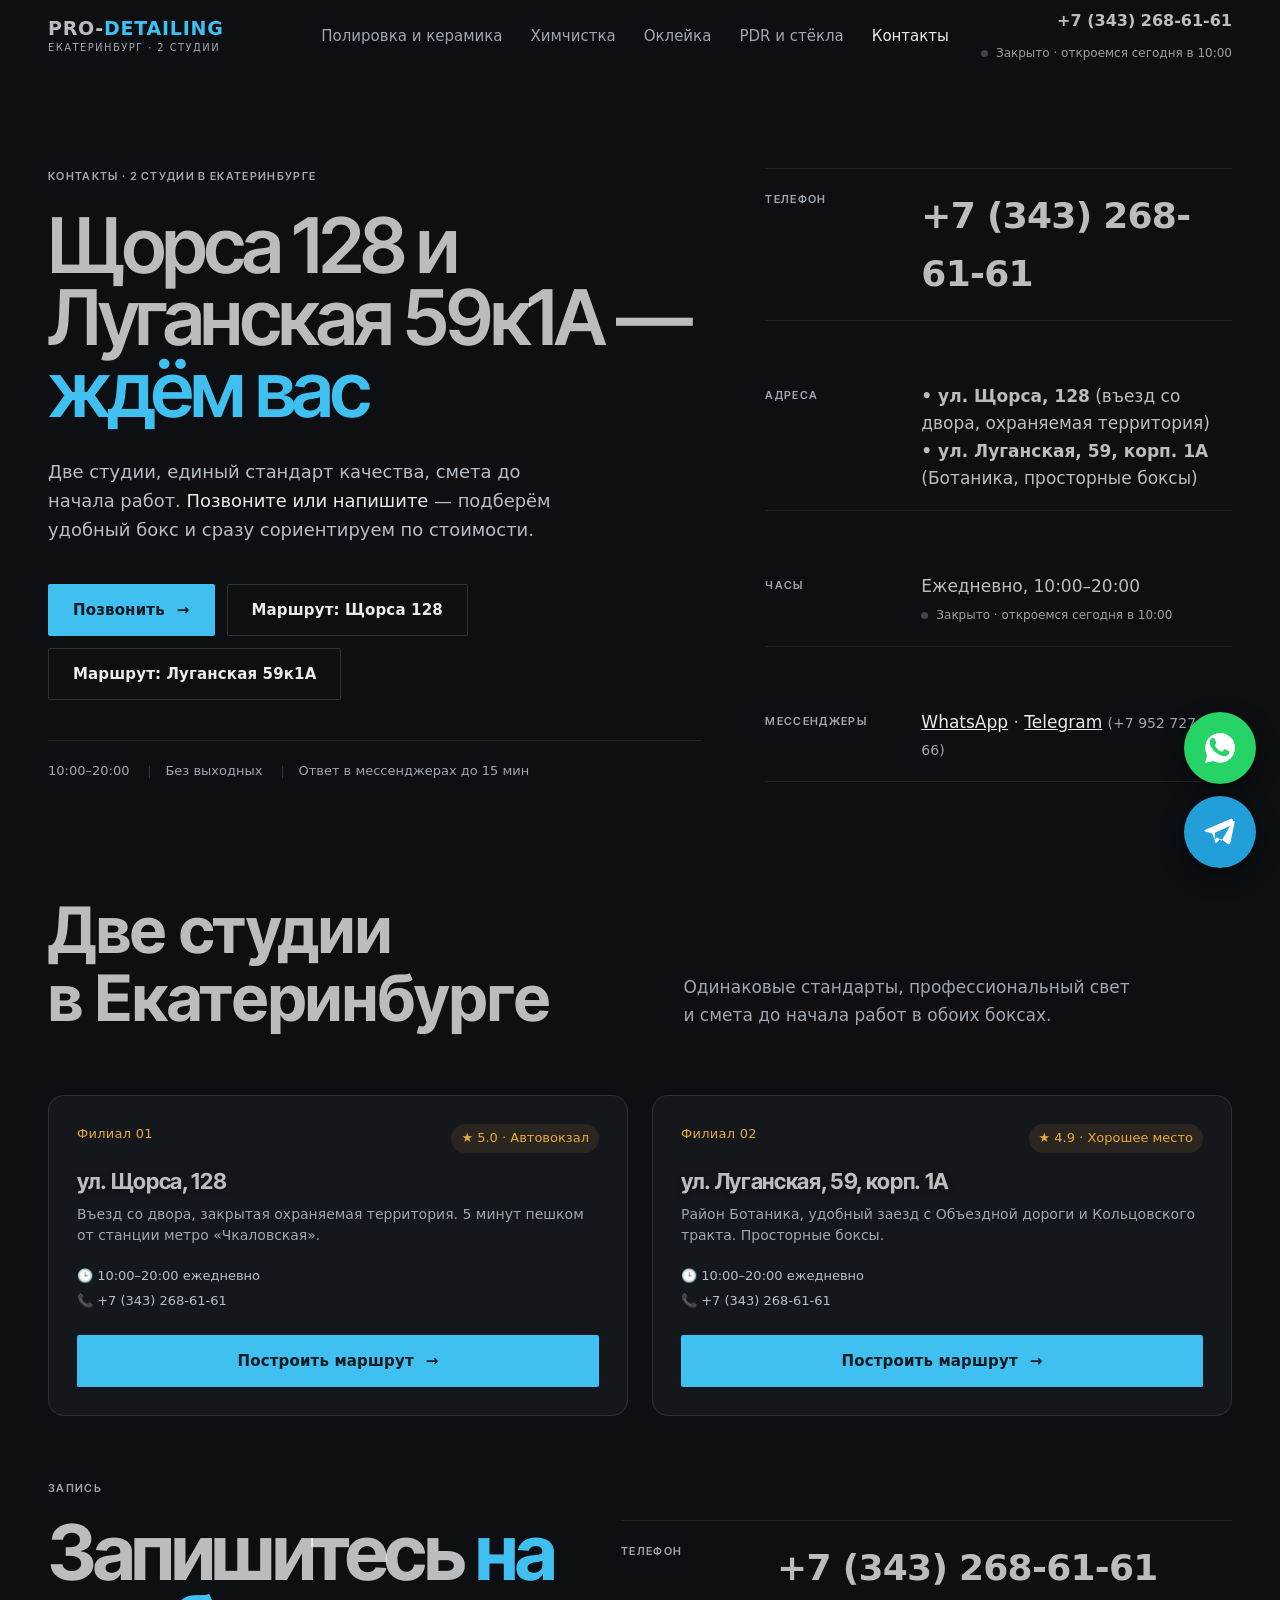
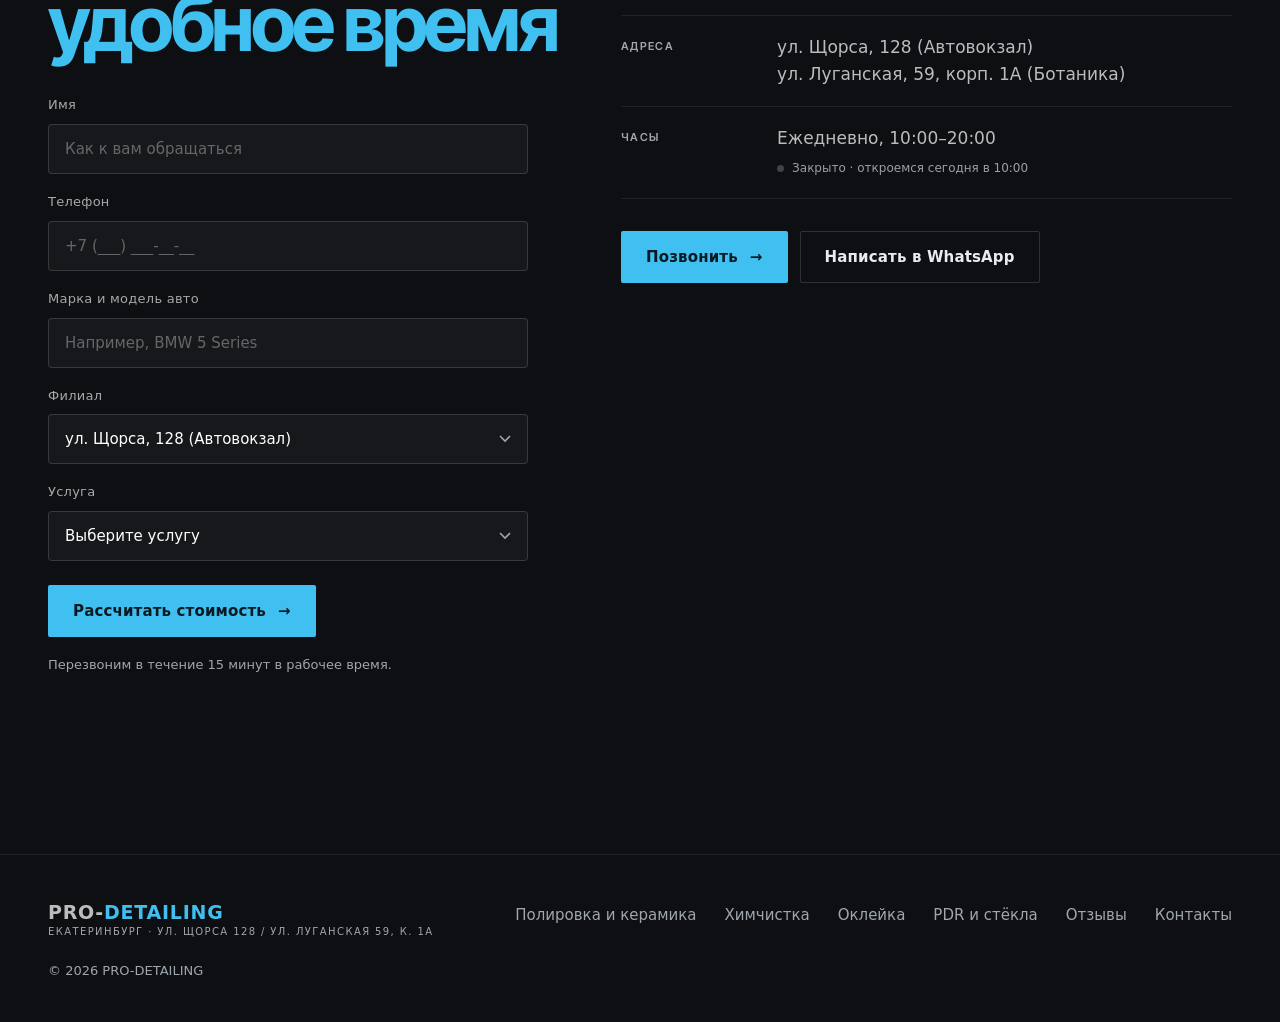
<file: kontakty.html>
<!DOCTYPE html>
<html lang="ru">
<head>
<meta charset="UTF-8">
<meta name="viewport" content="width=device-width, initial-scale=1, viewport-fit=cover">
<title>Контакты — ул. Щорса 128 | PRO-DETAILING Екатеринбург</title>
<meta name="description" content="PRO-DETAILING в Екатеринбурге: ул. Щорса, 128. Телефон +7 (343) 268-61-61. Ежедневно 10:00–20:00. Запись на полировку, керамику, химчистку, оклейку и PDR.">
<meta name="theme-color" content="#0D0F12">
<meta property="og:type" content="website">
<meta property="og:title" content="Контакты PRO-DETAILING — Екатеринбург, ул. Щорса 128">
<meta property="og:description" content="Телефон +7 (343) 268-61-61. Ежедневно 10:00–20:00. Смета до начала работ.">
<meta property="og:image" content="assets/logo.png">
<link rel="icon" href="assets/logo.png">

<link rel="preconnect" href="https://fonts.googleapis.com">
<link rel="preconnect" href="https://fonts.gstatic.com" crossorigin>
<link href="https://fonts.googleapis.com/css2?family=Inter+Tight:wght@400;500;600;700&family=IBM+Plex+Mono:wght@400;500&display=swap" rel="stylesheet">
<link rel="preconnect" href="https://images.unsplash.com">
<link rel="stylesheet" href="assets/style.css">

<script type="application/ld+json">
{
  "@context": "https://schema.org",
  "@type": "AutoWash",
  "name": "PRO-DETAILING",
  "telephone": "+73432686161",
  "address": {
    "@type": "PostalAddress",
    "streetAddress": "ул. Щорса, 128 / ул. Луганская, 59, корп. 1А",
    "addressLocality": "Екатеринбург",
    "addressCountry": "RU"
  },
  "openingHoursSpecification": [{
    "@type": "OpeningHoursSpecification",
    "dayOfWeek": ["Monday","Tuesday","Wednesday","Thursday","Friday","Saturday","Sunday"],
    "opens": "10:00",
    "closes": "20:00"
  }],
  "geo": { "@type": "GeoCoordinates", "latitude": 56.7766, "longitude": 60.5912 }
}
</script>
</head>
<body>
<a class="skip" href="#main">Перейти к содержанию</a>

<!-- ===== Шапка ===== -->
<header class="header" id="header">
  <div class="wrap">
    <a href="index.html" class="logo" aria-label="PRO-DETAILING, на главную">
      <b>PRO-<span class="chrome">DETAILING</span></b>
      <small>Екатеринбург · 2 студии</small>
    </a>
    <nav class="nav" aria-label="Основная навигация">
      <a href="keramika.html">Полировка и керамика</a>
      <a href="himchistka.html">Химчистка</a>
      <a href="okleyka.html">Оклейка</a>
      <a href="pdr-stekla.html">PDR и стёкла</a>
      <a href="kontakty.html" aria-current="page">Контакты</a>
    </nav>
    <div class="header-meta">
      <a class="header-phone" href="tel:+73432686161">+7 (343) 268-61-61</a>
      <span class="status" data-status><span class="dot" aria-hidden="true"></span><span data-status-text>10:00–20:00 ежедневно</span></span>
    </div>
    <button class="burger" id="burger" aria-label="Открыть меню" aria-expanded="false" aria-controls="mnav">
      <span></span><span></span>
    </button>
  </div>
</header>

<nav class="mnav" id="mnav" aria-label="Мобильная навигация">
  <a href="keramika.html">Полировка и керамика</a>
  <a href="himchistka.html">Химчистка салона</a>
  <a href="okleyka.html">Оклейка плёнкой</a>
  <a href="pdr-stekla.html">PDR и стёкла</a>
  <a href="kontakty.html" aria-current="page">Контакты</a>
  <p class="mnav-meta">Щорса 128 · Луганская 59к1А · 10:00–20:00 ежедневно</p>
</nav>

<main id="main">

  <!-- ===== Hero ===== -->
  <section class="hero" aria-labelledby="hero-title">
    <div class="wrap">
      <div class="hero-grid hero-grid--top" style="align-items:stretch">
        <div>
          <p class="label reveal"><span class="tick"></span>Контакты · 2 студии в Екатеринбурге</p>
          <h1 id="hero-title" class="reveal" style="margin-top:24px;font-size:clamp(40px,6vw,88px)">Щорса 128 и Луганская 59к1А — <span class="chrome">ждём вас</span></h1>
          <p class="hero-lead reveal">
            Две студии, единый стандарт качества, смета до начала работ.
            <em>Позвоните или напишите</em> — подберём удобный бокс и сразу сориентируем по стоимости.
          </p>
          <div class="hero-cta reveal">
            <a class="btn btn-primary" href="tel:+73432686161">Позвонить <span class="arr" aria-hidden="true">→</span></a>
            <a class="btn btn-ghost" target="_blank" rel="noopener"
               href="https://yandex.ru/maps/?text=%D0%95%D0%BA%D0%B0%D1%82%D0%B5%D1%80%D0%B8%D0%BD%D0%B1%D1%83%D1%80%D0%B3%2C%20%D1%83%D0%BB%D0%B8%D1%86%D0%B0%20%D0%A9%D0%BE%D1%80%D1%81%D0%B0%2C%20128">
               Маршрут: Щорса 128</a>
            <a class="btn btn-ghost" target="_blank" rel="noopener"
               href="https://yandex.ru/maps/?text=%D0%95%D0%BA%D0%B0%D1%82%D0%B5%D1%80%D0%B8%D0%BD%D0%B1%D1%83%D1%80%D0%B3%2C%20%D0%9B%D1%83%D0%B3%D0%B0%D0%BD%D1%81%D0%BA%D0%B0%D1%8F%2C%2059%2C%20%D0%BA%D0%BE%D1%80%D0%BF.%201%D0%90">
               Маршрут: Луганская 59к1А</a>
          </div>
          <div class="hero-facts reveal">
            <span>10:00–20:00</span>
            <span>Без выходных</span>
            <span>Ответ в мессенджерах до 15 мин</span>
          </div>
        </div>

        <div class="c-list reveal" style="margin:0;align-content:space-between">
          <div class="c-row">
            <span class="label">Телефон</span>
            <a class="c-phone" href="tel:+73432686161">+7 (343) 268-61-61</a>
          </div>
          <div class="c-row">
            <span class="label">Адреса</span>
            <span>
              <b>• ул. Щорса, 128</b> (въезд со двора, охраняемая территория)<br>
              <b>• ул. Луганская, 59, корп. 1А</b> (Ботаника, просторные боксы)
            </span>
          </div>
          <div class="c-row">
            <span class="label">Часы</span>
            <span>Ежедневно, 10:00–20:00<br>
              <span class="status" data-status style="margin-top:6px"><span class="dot" aria-hidden="true"></span><span data-status-text>—</span></span>
            </span>
          </div>
          <div class="c-row">
            <span class="label">Мессенджеры</span>
            <span>
              <a href="https://wa.me/79527270666" target="_blank" rel="noopener" style="color:var(--text); text-decoration:underline;">WhatsApp</a> · 
              <a href="https://t.me/" target="_blank" rel="noopener" style="color:var(--text); text-decoration:underline;">Telegram</a>
              <span class="card-meta"> (+7 952 727-06-66)</span>
            </span>
          </div>
        </div>
      </div>
    </div>
  </section>

<!-- ===== Филиалы и локации ===== -->
<section class="section locate" aria-labelledby="map-title">
  <div class="wrap">
    <div class="section-head">
      <div>
        <p class="label reveal"><span class="tick"></span>Локации</p>
        <h2 id="map-title" class="reveal" style="margin-top:20px">Две студии в&nbsp;Екатеринбурге</h2>
      </div>
      <p class="reveal">Одинаковые стандарты, профессиональный свет и&nbsp;смета до&nbsp;начала работ в&nbsp;обоих боксах.</p>
    </div>

    <div class="branches reveal">

      <!-- Филиал 1: Щорса -->
      <article class="card">
        <div class="branch-head">
          <span class="mono">Филиал 01</span>
          <span style="font-size: 13px; color: #E5A93C; background: rgba(229,169,60,0.1); padding: 4px 10px; border-radius: 20px; font-weight: 500;">★ 5.0 · Автовокзал</span>
        </div>
        <h3>ул.&nbsp;Щорса, 128</h3>
        <p class="branch-desc">Въезд со&nbsp;двора, закрытая охраняемая территория. 5&nbsp;минут пешком от&nbsp;станции метро «Чкаловская».</p>
        <div class="branch-info">
          <p>🕒 10:00–20:00 ежедневно</p>
          <p>📞 <a href="tel:+73432686161">+7 (343) 268-61-61</a></p>
        </div>
        <a class="btn btn-primary" target="_blank" rel="noopener"
           href="https://yandex.ru/maps/?text=%D0%95%D0%BA%D0%B0%D1%82%D0%B5%D1%80%D0%B8%D0%BD%D0%B1%D1%83%D1%80%D0%B3%2C%20%D1%83%D0%BB%D0%B8%D1%86%D0%B0%20%D0%A9%D0%BE%D1%80%D1%81%D0%B0%2C%20128">
          Построить маршрут <span class="arr" aria-hidden="true">→</span>
        </a>
      </article>

      <!-- Филиал 2: Луганская -->
      <article class="card">
        <div class="branch-head">
          <span class="mono">Филиал 02</span>
          <span style="font-size: 13px; color: #E5A93C; background: rgba(229,169,60,0.1); padding: 4px 10px; border-radius: 20px; font-weight: 500;">★ 4.9 · Хорошее место</span>
        </div>
        <h3>ул.&nbsp;Луганская, 59, корп.&nbsp;1А</h3>
        <p class="branch-desc">Район Ботаника, удобный заезд с&nbsp;Объездной дороги и&nbsp;Кольцовского тракта. Просторные боксы.</p>
        <div class="branch-info">
          <p>🕒 10:00–20:00 ежедневно</p>
          <p>📞 <a href="tel:+73432686161">+7 (343) 268-61-61</a></p>
        </div>
        <a class="btn btn-primary" target="_blank" rel="noopener"
           href="https://yandex.ru/maps/?text=%D0%95%D0%BA%D0%B0%D1%82%D0%B5%D1%80%D0%B8%D0%BD%D0%B1%D1%83%D1%80%D0%B3%2C%20%D1%83%D0%BB%D0%B8%D1%86%D0%B0%20%D0%9B%D1%83%D0%B3%D0%B0%D0%BD%D1%81%D0%BA%D0%B0%D1%8F%2C%2059%D0%BA1%D0%90">
          Построить маршрут <span class="arr" aria-hidden="true">→</span>
        </a>
      </article>

    </div>
  </div>
</section>
  <!-- ===== Запись ===== -->
  <section class="section contacts" id="form" aria-labelledby="form-title">
    <div class="wrap contacts-grid">
      <div>
        <p class="label reveal"><span class="tick"></span>Запись</p>
        <h2 id="form-title" class="reveal" style="margin-top:20px;font-size:clamp(40px,6vw,84px)">Запишитесь <span class="chrome">на удобное время</span></h2>

        <form class="lead-form reveal" id="lead" action="/api/lead" method="post" novalidate>
          <input type="hidden" name="page" value="kontakty">
          <label class="field">Имя
            <input type="text" name="name" autocomplete="name" required minlength="2" maxlength="60" placeholder="Как к вам обращаться">
          </label>
          <label class="field">Телефон
            <input type="tel" name="phone" autocomplete="tel" inputmode="tel" required placeholder="+7 (___) ___-__-__">
          </label>
          <label class="field">Марка и модель авто
            <input type="text" name="car" required maxlength="80" placeholder="Например, BMW 5 Series">
          </label>
          <label class="field">Филиал
            <select name="branch" required>
              <option value="ул. Щорса, 128">ул. Щорса, 128 (Автовокзал)</option>
              <option value="ул. Луганская, 59, корп. 1А">ул. Луганская, 59, корп. 1А (Ботаника)</option>
            </select>
          </label>
          <label class="field">Услуга
            <select name="service" required>
              <option value="" disabled selected>Выберите услугу</option>
              <option value="Полировка и керамика">Полировка и керамика</option>
              <option value="Химчистка салона">Химчистка салона</option>
              <option value="Оклейка защитной плёнкой">Оклейка защитной плёнкой</option>
              <option value="PDR и ремонт стёкол">PDR и ремонт стёкол</option>
              <option value="Комплексный детейлинг">Комплексный детейлинг</option>
            </select>
          </label>
          <input class="hp" type="text" name="website" tabindex="-1" autocomplete="off" aria-hidden="true">
          <button class="btn btn-primary" type="submit">Рассчитать стоимость <span class="arr" aria-hidden="true">→</span></button>
          <p class="form-note">Перезвоним в течение 15 минут в рабочее время.</p>
          <p class="form-status" role="status" aria-live="polite" data-form-status></p>
        </form>
      </div>

      <div>
        <div class="c-list reveal">
          <div class="c-row">
            <span class="label">Телефон</span>
            <a class="c-phone" href="tel:+73432686161">+7 (343) 268-61-61</a>
          </div>
          <div class="c-row">
            <span class="label">Адреса</span>
            <span>ул. Щорса, 128 (Автовокзал)<br>ул. Луганская, 59, корп. 1А (Ботаника)</span>
          </div>
          <div class="c-row">
            <span class="label">Часы</span>
            <span>Ежедневно, 10:00–20:00<br>
              <span class="status" data-status style="margin-top:6px"><span class="dot" aria-hidden="true"></span><span data-status-text>—</span></span>
            </span>
          </div>
        </div>
        <div class="c-cta reveal">
          <a class="btn btn-primary" href="tel:+73432686161">Позвонить <span class="arr" aria-hidden="true">→</span></a>
          <a class="btn btn-ghost"
             href="https://wa.me/79527270666" target="_blank" rel="noopener">Написать в WhatsApp</a>
        </div>
      </div>
    </div>
  </section>
</main>

<!-- ===== Футер ===== -->
<footer class="footer">
  <div class="wrap">
    <a href="index.html" class="logo" aria-label="PRO-DETAILING, на главную">
      <b>PRO-<span class="chrome">DETAILING</span></b>
      <small>Екатеринбург · ул. Щорса 128 / ул. Луганская 59, к. 1А</small>
    </a>
    <nav aria-label="Навигация в подвале">
      <a href="keramika.html">Полировка и керамика</a>
      <a href="himchistka.html">Химчистка</a>
      <a href="okleyka.html">Оклейка</a>
      <a href="pdr-stekla.html">PDR и стёкла</a>
      <a href="index.html#reviews">Отзывы</a>
      <a href="kontakty.html">Контакты</a>
    </nav>
    <p class="foot-copy">© <span id="year">2026</span> PRO-DETAILING</p>
  </div>
</footer>

<!-- ===== Липкая мобильная панель ===== -->
<div class="mbar" role="region" aria-label="Быстрая связь">
  <span class="status" data-status><span class="dot" aria-hidden="true"></span><span data-status-text>10:00–20:00</span></span>
  <a class="btn btn-primary" href="tel:+73432686161">Позвонить</a>
  <a class="btn btn-ghost" href="#form">Записаться</a>
</div>

<script>
(function () {
  'use strict';

  /* ---- Статус Открыто/Закрыто ---- */
  var OPEN = 10 * 60, CLOSE = 20 * 60;
  function ekbMinutes() {
    var parts = new Intl.DateTimeFormat('ru-RU', {
      timeZone: 'Asia/Yekaterinburg', hour: '2-digit', minute: '2-digit', hour12: false
    }).formatToParts(new Date());
    var h = 0, m = 0;
    parts.forEach(function (p) {
      if (p.type === 'hour') h = parseInt(p.value, 10) % 24;
      if (p.type === 'minute') m = parseInt(p.value, 10);
    });
    return h * 60 + m;
  }
  function updateStatus() {
    var now = ekbMinutes();
    var open = now >= OPEN && now < CLOSE;
    var text;
    if (open) {
      text = (CLOSE - now <= 60) ? 'Открыто · закрываемся в 20:00' : 'Открыто до 20:00';
    } else {
      text = now < OPEN ? 'Закрыто · откроемся сегодня в 10:00' : 'Закрыто · откроемся завтра в 10:00';
    }
    document.querySelectorAll('[data-status]').forEach(function (el) {
      el.classList.toggle('is-open', open);
      var t = el.querySelector('[data-status-text]');
      if (t) t.textContent = text;
    });
  }
  updateStatus();
  setInterval(updateStatus, 60000);

  /* ---- Шапка при скролле ---- */
  var header = document.getElementById('header');
  function onScroll() { header.classList.toggle('is-scrolled', window.scrollY > 8); }
  onScroll();
  window.addEventListener('scroll', onScroll, { passive: true });

  /* ---- Мобильное меню ---- */
  var burger = document.getElementById('burger');
  var mnav = document.getElementById('mnav');
  function setMenu(open) {
    burger.setAttribute('aria-expanded', String(open));
    burger.setAttribute('aria-label', open ? 'Закрыть меню' : 'Открыть меню');
    mnav.classList.toggle('is-open', open);
    document.body.style.overflow = open ? 'hidden' : '';
  }
  burger.addEventListener('click', function () {
    setMenu(burger.getAttribute('aria-expanded') !== 'true');
  });
  mnav.addEventListener('click', function (e) { if (e.target.tagName === 'A') setMenu(false); });
  document.addEventListener('keydown', function (e) {
    if (e.key === 'Escape' && mnav.classList.contains('is-open')) { setMenu(false); burger.focus(); }
  });

  /* ---- Фолбэк битых фото ---- */
  document.querySelectorAll('[data-img] img').forEach(function (img) {
    var box = img.closest('[data-img]');
    function broken() { box.classList.add('is-broken'); }
    if (img.complete && img.naturalWidth === 0) broken();
    img.addEventListener('error', broken);
  });

  /* ---- Появление блоков ---- */
  var targets = document.querySelectorAll('.reveal, .hero-photo');
  if ('IntersectionObserver' in window) {
    var io = new IntersectionObserver(function (entries) {
      entries.forEach(function (en) {
        if (en.isIntersecting) { en.target.classList.add('is-in'); io.unobserve(en.target); }
      });
    }, { rootMargin: '0px 0px -8% 0px', threshold: 0.08 });
    targets.forEach(function (el) { io.observe(el); });
  } else {
    targets.forEach(function (el) { el.classList.add('is-in'); });
  }
    /* ---- Форма заявки ---- */
  var form = document.getElementById('lead');
  if (form) {
    var statusEl = form.querySelector('[data-form-status]');
    form.addEventListener('submit', function (e) {
      e.preventDefault();
      var name = form.elements.name.value.trim();
      var phone = form.elements.phone.value.trim();
      var car = form.elements.car.value.trim();
      var branch = form.elements.branch.value;
      var service = form.elements.service.value;
      form.classList.add('was-validated');
      if (name.length < 2 || phone.replace(/\D/g, '').length < 10 || car.length < 2 || service === '') {
        statusEl.classList.add('is-error');
        statusEl.textContent = 'Заполните имя, телефон, марку авто и выберите услугу.';
        return;
      }
      statusEl.classList.remove('is-error');
      statusEl.textContent = 'Отправляем…';
      var btn = form.querySelector('button[type="submit"]');
      btn.disabled = true;
      fetch(form.action, {
        method: 'POST',
        headers: { 'Content-Type': 'application/json' },
        body: JSON.stringify({
          name: name,
          phone: phone,
          car: car,
          branch: branch,
          service: service,
          page: form.elements.page ? form.elements.page.value : ''
        })
      }).then(function (r) {
        if (!r.ok) throw new Error('bad status');
        statusEl.textContent = 'Заявка принята. Мастер перезвонит в течение 15 минут в рабочее время.';
        form.reset();
      }).catch(function () {
        statusEl.textContent = 'Не отправилось. Позвоните нам: +7 (343) 268-61-61.';
      }).finally(function () {
        btn.disabled = false;
      });
    });
  }

  /* ---- Год ---- */
  var y = document.getElementById('year');
  if (y) y.textContent = new Date().getFullYear();
})();
</script>
  <div class="floating-messengers" aria-label="Быстрая связь в мессенджерах">
    <a class="fm-wa" href="https://wa.me/79527270666" target="_blank" rel="noopener" aria-label="Написать в WhatsApp">
      <svg viewBox="0 0 24 24" fill="currentColor" aria-hidden="true"><path d="M12.04 2C6.58 2 2.13 6.45 2.13 11.91c0 1.75.46 3.45 1.32 4.95L2 22l5.25-1.38a9.9 9.9 0 0 0 4.79 1.22h.01c5.46 0 9.9-4.45 9.9-9.91A9.85 9.85 0 0 0 12.04 2Zm5.8 14.05c-.25.7-1.45 1.33-2 1.38-.51.05-1.15.24-3.87-.81-3.27-1.29-5.34-4.64-5.5-4.85-.16-.22-1.31-1.75-1.31-3.34 0-1.59.83-2.37 1.13-2.7.29-.32.64-.4.85-.4h.61c.2 0 .46-.07.72.55.27.64.91 2.22.99 2.38.08.16.13.35.03.56-.11.22-.16.35-.32.54-.16.19-.34.42-.48.56-.16.16-.33.34-.14.66.19.32.83 1.37 1.79 2.22 1.23 1.1 2.26 1.44 2.58 1.6.32.16.51.13.7-.08.19-.22.8-.94 1.02-1.26.21-.32.43-.27.72-.16.29.1 1.87.88 2.19 1.04.32.16.53.24.61.38.08.13.08.77-.16 1.53Z"/></svg>
    </a>
    <a class="fm-tg" href="https://t.me/+79527270666" target="_blank" rel="noopener" aria-label="Написать в Telegram">
      <svg viewBox="0 0 24 24" fill="currentColor" aria-hidden="true"><path d="M21.94 4.6 18.9 19.16c-.23 1.03-.84 1.28-1.7.8l-4.7-3.47-2.27 2.18c-.25.25-.46.46-.94.46-.47 0-.4-.18-.56-.63L6.99 13.2l-4.66-1.46c-1.01-.31-1.03-1 .21-1.48L19.42 3.2c.83-.31 1.63.19 1.35 1.4h.17ZM8.66 12.53l-.32 4.6 1.63-1.6 3.13 2.31 5.6-9.9-10.04 4.59Z"/></svg>
    </a>
  </div>
</body>
</html>
</file>
<file: assets/style.css>
/* ===== Шрифты ===== */
@font-face{
  font-family:"Garamond Libre";
  src:url("fonts/GaramondLibre-Regular.ttf") format("truetype");
  font-weight:400;font-style:normal;font-display:swap;
}
@font-face{
  font-family:"Garamond Libre";
  src:url("fonts/GaramondLibre-Bold.ttf") format("truetype");
  font-weight:700;font-style:normal;font-display:swap;
}
@font-face{
  font-family:"Garamond Libre";
  src:url("fonts/GaramondLibre-Italic.ttf") format("truetype");
  font-weight:400;font-style:italic;font-display:swap;
}

/* ===== Токены ===== */
:root{
  --bg:#0D0F12;
  --bg-2:#12151A;
  --bg-3:#181C22;
  --line:rgba(255,255,255,.08);
  --line-2:rgba(255,255,255,.14);
  --text:#E9ECEF;
  --muted:#9FA6AE;
   --cyan:#3FC0F0;
  --cyan-ink:#0A1A22;
  /* Хром: только логотип и крупные заголовки */
  --chrome:linear-gradient(176deg,#FFFFFF 0%,#D9DEE4 30%,#8E969F 49%,#5E656D 53%,#C9CFD6 72%,#F2F4F6 100%);
  --sans:"Manrope",system-ui,-apple-system,"Segoe UI",Roboto,sans-serif;
  --display:"Inter Tight",system-ui,-apple-system,"Segoe UI",Roboto,sans-serif;
  --mono:var(--sans);
  --ease:cubic-bezier(.2,.7,.1,1);
  --wrap:1280px;
  --pad:clamp(20px,4vw,48px);
  --header-h:72px;
}

*,*::before,*::after{box-sizing:border-box}
html{scroll-behavior:smooth;-webkit-text-size-adjust:100%}
body{
  margin:0;background:var(--bg);color:var(--text);
  font:400 17px/1.6 var(--sans);color:rgba(255,255,255,.72);
  -webkit-font-smoothing:antialiased;text-rendering:optimizeLegibility;
}
img{display:block;max-width:100%;height:auto}
a{color:inherit;text-decoration:none}
button{font:inherit;color:inherit}
:focus-visible{outline:2px solid var(--cyan);outline-offset:3px;border-radius:2px}

.skip{position:absolute;left:-9999px;top:8px;z-index:200;background:var(--cyan);color:var(--cyan-ink);padding:10px 14px;font-weight:600}
.skip:focus{left:8px}

.wrap{max-width:var(--wrap);margin:0 auto;padding:0 var(--pad)}
.mono{font-family:var(--mono);font-size:13px;letter-spacing:.02em}
.label{font-family:var(--display);font-size:11px;font-weight:600;letter-spacing:.12em;text-transform:uppercase;color:var(--muted);font-variant-numeric:tabular-nums}
/* Линия перед надзаголовком читается как «— ТАРИФЫ»: скрываем */
.label .tick{display:none}

/* Акцентное слово: сплошной цвет вместо фольгированного градиента */
.chrome{color:var(--cyan)}

h1,h2,h3{margin:0;font-family:var(--display);font-weight:700;letter-spacing:-.005em;line-height:1.05}
h2{font-size:clamp(34px,5vw,64px)}
h3{font-size:clamp(22px,2.2vw,30px);letter-spacing:-.015em;line-height:1.15}
p{margin:0}

/* ===== Кнопки ===== */
.btn{
  display:inline-flex;align-items:center;gap:12px;
  height:52px;padding:0 24px;border-radius:2px;
  font-weight:600;font-size:15px;letter-spacing:.01em;
  border:1px solid transparent;cursor:pointer;
  transition:background-color .25s var(--ease),border-color .25s var(--ease),color .25s var(--ease);
}
.btn-primary{background:var(--cyan);color:var(--cyan-ink)}
.btn-primary:hover{background:#4DBDEB}
.btn-ghost{border-color:var(--line-2);color:var(--text)}
.btn-ghost:hover{border-color:var(--text)}
.btn .arr{transition:transform .25s var(--ease)}
.btn:hover .arr{transform:translateX(4px)}

/* ===== Статус ===== */
.status{display:inline-flex;align-items:center;gap:8px;font-size:12px;color:var(--text);opacity:.65;font-variant-numeric:tabular-nums;white-space:nowrap}
.status .dot{width:7px;height:7px;border-radius:50%;background:#5A6068}
.status.is-open .dot{background:var(--cyan)}
.status.is-open{color:var(--text)}

/* ===== Шапка ===== */
.header{
  position:fixed;inset:0 0 auto 0;z-index:100;height:var(--header-h);
  transition:background-color .3s var(--ease),border-color .3s var(--ease);
  border-bottom:1px solid transparent;
}
.header.is-scrolled{background:rgba(13,15,18,.86);backdrop-filter:blur(14px);-webkit-backdrop-filter:blur(14px);border-color:var(--line)}
.header .wrap{height:100%;display:flex;align-items:center;gap:32px}
.logo{display:flex;flex-direction:column;line-height:1}
.logo b{font-weight:700;font-size:19px;letter-spacing:.04em}
.logo b span{font-weight:700}
.logo small{font-size:10px;font-weight:500;letter-spacing:.14em;text-transform:uppercase;color:var(--muted);margin-top:5px}
.nav{display:flex;gap:28px;margin-left:auto}
.nav a{font-size:15px;color:var(--muted);transition:color .2s}
.nav a:hover,.nav a[aria-current="page"]{color:var(--text)}
.header-phone{font-weight:600;font-size:16px;white-space:nowrap}
.header-meta{display:flex;flex-direction:column;align-items:flex-end;gap:10px}
.burger{display:none;margin-left:auto;width:44px;height:44px;border:1px solid var(--line-2);background:none;border-radius:2px;cursor:pointer;position:relative}
.burger span{position:absolute;left:12px;right:12px;height:1px;background:var(--text);transition:transform .3s var(--ease),opacity .2s}
.burger span:nth-child(1){top:17px}
.burger span:nth-child(2){top:26px}
.burger[aria-expanded="true"] span:nth-child(1){transform:translateY(4.5px) rotate(45deg)}
.burger[aria-expanded="true"] span:nth-child(2){transform:translateY(-4.5px) rotate(-45deg)}

.mnav{
  position:fixed;inset:var(--header-h) 0 0 0;z-index:99;background:var(--bg);
  padding:32px var(--pad);display:flex;flex-direction:column;gap:6px;
  opacity:0;visibility:hidden;transition:opacity .3s var(--ease),visibility .3s;
}
.mnav.is-open{opacity:1;visibility:visible}
.mnav a{font-size:30px;font-weight:600;letter-spacing:-.02em;padding:10px 0;border-bottom:1px solid var(--line)}
.mnav .mnav-meta{margin-top:24px;color:var(--muted);font-size:14px;font-variant-numeric:tabular-nums}

/* ===== Hero ===== */
.hero{position:relative;padding:calc(var(--header-h) + clamp(40px,8vw,96px)) 0 0;overflow:hidden}
.hero-grid{display:grid;grid-template-columns:7fr 5fr;gap:clamp(32px,5vw,72px);align-items:end}
.hero h1{font-family:var(--display);font-weight:600;font-size:clamp(52px,8.6vw,128px);line-height:.94;letter-spacing:-.045em}
.hero-lead{margin-top:32px;max-width:520px;font-size:clamp(17px,1.4vw,19px);color:#B7BDC4}
.hero-lead em{font-style:normal;color:var(--text)}
.hero-cta{display:flex;flex-wrap:wrap;gap:12px;margin-top:40px}
.hero-grid--top{align-items:start}
.hero-facts{display:flex;flex-wrap:wrap;gap:10px 20px;margin-top:40px;padding-top:20px;border-top:1px solid var(--line);color:var(--muted);font-size:13px;font-variant-numeric:tabular-nums}
.foot-copy{font-variant-numeric:tabular-nums}
.hero-facts span{position:relative;padding-left:16px}
.hero-facts span::before{content:"";position:absolute;left:0;top:50%;width:1px;height:12px;background:var(--line-2);transform:translateY(-50%)}
.hero-facts span:first-child{padding-left:0}
.hero-facts span:first-child::before{display:none}

.hero-photo{position:relative;aspect-ratio:4/5;max-height:640px;background:var(--bg-2);overflow:hidden}
.hero-photo img{width:100%;height:100%;object-fit:cover;transform:scale(1.04);transition:transform 1.6s var(--ease)}
.hero-photo.is-in img{transform:scale(1)}
.hero-photo::after{content:"";position:absolute;inset:0;background:linear-gradient(to top,rgba(13,15,18,.9) 0%,rgba(13,15,18,.55) 20%,rgba(13,15,18,0) 45%);pointer-events:none}
.hero-photo figcaption{position:absolute;left:20px;bottom:18px;z-index:2;color:#C9CED4}

/* Линейный силуэт + волна (из обложки ВК) */
.lineband{position:relative;margin-top:clamp(32px,4vw,56px);height:clamp(80px,10vw,140px);border-top:1px solid var(--line)}
/* Секция сразу после Hero: не складываем полный отступ с волной */
.hero + .section{padding-top:clamp(48px,6vw,80px)}
.lineband svg{position:absolute;inset:0;width:100%;height:100%}
.lineband .wave path{fill:none;stroke:var(--cyan);stroke-width:1;vector-effect:non-scaling-stroke}

/* ===== Секции ===== */
.section{padding:clamp(80px,11vw,160px) 0}
.section-head{display:grid;grid-template-columns:1.1fr 1fr;gap:32px;align-items:end;align-items:last baseline;margin-bottom:clamp(40px,5vw,64px)}
.section-head p{color:var(--muted);max-width:460px;justify-self:start;margin:0}

/* ===== Bento услуг ===== */
.bento{display:grid;grid-template-columns:2fr 1fr;grid-template-rows:auto auto;gap:16px}
.card{position:relative;display:flex;flex-direction:column;justify-content:flex-end;min-height:340px;background:var(--bg-2);overflow:hidden;isolation:isolate}
.card-main{grid-row:span 2;min-height:clamp(520px,60vw,760px)}
.card-wide{grid-column:1 / -1;min-height:360px;flex-direction:row;align-items:stretch}
.card .media{position:absolute;inset:0;z-index:-1}
.card .media img{width:100%;height:100%;object-fit:cover;transition:transform 1.2s var(--ease)}
.card:hover .media img{transform:scale(1.035)}
.card .media::after{content:"";position:absolute;inset:0;background:linear-gradient(to top,rgba(10,12,16,.96) 0%,rgba(10,12,16,.78) 60%,rgba(10,12,16,.25) 100%)}
.card-body{padding:clamp(24px,3vw,40px);position:relative;z-index:1}
.card .num{font-size:13px;font-weight:500;letter-spacing:.01em}
.card .num .mono{margin-right:6px;opacity:.75}
.card .num,.card h3,.card .card-meta,.card .bullets li,.card .price{text-shadow:0 1px 6px rgba(0,0,0,.45)}
.tiers .badge{position:absolute;top:16px;right:16px;z-index:2;font-size:11px;font-weight:700;letter-spacing:.06em;text-transform:uppercase;color:#04111A;background:#3FC0F0;padding:5px 11px;border-radius:4px;box-shadow:0 6px 18px rgba(0,0,0,.45)}
/* Мелкий кегль списков на светлых фото: приглушённый белый и плотная тень */
.card .bullets li{color:#E8EDF2;text-shadow:0 1px 3px rgba(0,0,0,.6)}
/* Bento на главной: текст поднимается выше середины, верх оверлея плотнее */
.bento .card .media::after{background:linear-gradient(to top,rgba(10,12,16,.96) 0%,rgba(10,12,16,.82) 55%,rgba(10,12,16,.45) 100%)}
/* Малые карточки: текст занимает почти всю высоту, затемняем плотнее */
.bento .card:not(.card-main) .media::after{background:linear-gradient(to top,rgba(10,12,16,.96) 0%,rgba(10,12,16,.88) 60%,rgba(10,12,16,.7) 100%)}
.card .num{display:inline-block;align-self:flex-start;color:var(--cyan);margin:0 0 14px;padding:4px 10px;border-radius:4px;background:rgba(10,12,16,.82);border:1px solid rgba(255,255,255,.1);backdrop-filter:blur(8px);-webkit-backdrop-filter:blur(8px)}
.card p{color:#B7BDC4;margin-top:12px;max-width:520px}
.bullets{list-style:none;margin:20px 0 0;padding:0;display:grid;gap:8px}
.bullets li{position:relative;padding-left:18px;font-size:15px;color:#DDE1E6}
.bullets li::before{content:"";position:absolute;left:0;top:.62em;width:5px;height:5px;border-radius:50%;background:var(--cyan)}
.more{display:inline-flex;align-items:center;gap:10px;margin-top:24px;font-size:14px;font-weight:500;color:var(--text);border-bottom:1px solid var(--line-2);padding-bottom:4px;transition:border-color .2s}
.card:hover .more{border-color:var(--cyan)}
.card-link{position:absolute;inset:0;z-index:1}
.card-wide .media{position:relative;inset:auto;flex:1.3;z-index:0}
.card-wide .media::after{background:linear-gradient(90deg,rgba(13,15,18,0) 50%,var(--bg-2) 100%)}
.card-wide .card-body{flex:1;display:flex;flex-direction:column;justify-content:center}

/* Фолбэк для битых фото */
.media.is-broken img,.hero-photo.is-broken img,.ba.is-broken img{opacity:0}
.media.is-broken,.hero-photo.is-broken,.ba.is-broken{background:linear-gradient(160deg,#1A1E24 0%,#0F1215 100%)}

/* ===== До / После ===== */
.ba-wrap{display:grid;grid-template-columns:1fr 2.2fr;gap:clamp(32px,5vw,72px);align-items:center}
.ba-wrap p{color:var(--muted);margin-top:20px;max-width:380px}
.ba{display:grid;grid-template-columns:1fr 1fr;gap:16px}
.ba-shot{position:relative;margin:0;aspect-ratio:16/11;overflow:hidden;background:var(--bg-2);border:1px solid rgba(255,255,255,.08)}
.ba-shot img{display:block;width:100%;height:100%;object-fit:cover}
.ba-shot figcaption{
  position:absolute;left:16px;bottom:16px;padding:6px 10px;border-radius:4px;
  background:rgba(13,15,18,.55);color:#D7DCE2;backdrop-filter:blur(8px);border:1px solid rgba(255,255,255,.12);
}

/* ===== Хлебные крошки ===== */
.crumbs{display:flex;align-items:center;gap:8px;font-size:13px;color:var(--muted);flex-wrap:wrap}
.crumbs a{color:var(--muted)}
.crumbs a:hover{color:var(--text)}
.crumbs span{color:var(--text)}
.crumbs .sep{opacity:.5}

/* ===== Прайс-лист услуги ===== */
.price-list{margin:0;border-top:1px solid var(--line-2)}
.price-row{display:grid;grid-template-columns:1fr auto;gap:20px;align-items:baseline;padding:22px 0;border-bottom:1px solid var(--line)}
.price-row dt{font-weight:600;font-size:17px}
.price-row dt span{display:block;font-weight:400;font-size:14px;color:var(--muted);margin-top:6px}
.price-row dd{margin:0;font-family:var(--mono);font-size:17px;color:var(--cyan);white-space:nowrap}

/* ===== Лист приёмки ===== */
.protocol{background:var(--bg-2);border-top:1px solid var(--line);border-bottom:1px solid var(--line)}
.protocol-grid{display:grid;grid-template-columns:1fr 1.15fr;gap:clamp(40px,6vw,96px);align-items:start}
.protocol h2{font-size:clamp(36px,4.6vw,60px)}
.protocol .lead{margin-top:28px;color:#B7BDC4;max-width:460px}
.sheet{margin:0;border-top:1px solid var(--line-2)}
.sheet-row{display:grid;grid-template-columns:56px 1fr 1.2fr;gap:20px;padding:24px 0;border-bottom:1px solid var(--line)}
.sheet-row dt{font-weight:600;font-size:18px}
.sheet-row dd{margin:0;color:var(--muted);font-size:15px}
.sheet-row .step{color:var(--cyan);padding-top:3px}
.sheet-row dd b{color:var(--text);font-weight:500}
/* Протокол в 5 колонок (keramika, okleyka, pdr) */
.steps{display:grid;grid-template-columns:repeat(5,minmax(0,1fr));gap:28px;border-top:1px solid var(--line-2);padding-top:28px}
.step-item .step{display:block;color:var(--cyan);margin-bottom:14px}
.step-item dt{font-weight:600;font-size:18px;line-height:1.3}
.step-item dd{margin:10px 0 0;color:var(--muted);font-size:15px}
@media (max-width:1080px){.steps{grid-template-columns:repeat(3,minmax(0,1fr))}}
@media (max-width:760px){.steps{grid-template-columns:1fr;gap:22px}}

/* ===== Контакты ===== */
.locate{padding-bottom:0}
.contacts-grid{display:grid;grid-template-columns:1fr 1.2fr;gap:clamp(32px,5vw,72px);align-items:stretch}
.contacts{padding-top:clamp(40px,5vw,64px)}
.contacts h2{font-size:clamp(56px,9vw,132px);line-height:.92;letter-spacing:-.045em}
.c-list{margin-top:40px;display:grid;gap:0;border-top:1px solid var(--line)}
.c-row{display:grid;grid-template-columns:140px 1fr;gap:16px;padding:18px 0;border-bottom:1px solid var(--line)}
.c-row .label{padding-top:4px}
.c-phone{font-size:clamp(26px,3vw,36px);font-weight:600;letter-spacing:-.02em}
.c-cta{display:flex;flex-wrap:wrap;gap:12px;margin-top:32px}
.map{position:relative;min-height:440px;background:var(--bg-2);border:1px solid rgba(255,255,255,.08);overflow:hidden}
.map iframe{position:absolute;inset:0;width:100%;height:100%;border:0;filter:invert(90%) hue-rotate(180deg) brightness(95%) contrast(90%)}

/* ===== Футер ===== */
.footer{border-top:1px solid var(--line);padding:48px 0 40px}
.footer .wrap{display:flex;flex-wrap:wrap;gap:24px 48px;align-items:flex-start;justify-content:space-between}
.footer nav{display:flex;flex-wrap:wrap;gap:12px 28px}
.footer nav a{color:var(--muted);font-size:15px}
.footer nav a:hover{color:var(--text)}
.footer .mono,.footer .foot-copy{color:var(--muted);font-size:13px}

/* ===== Липкая мобильная панель ===== */
.mbar{display:none}

/* ===== Появление ===== */
.reveal{opacity:0;transform:translateY(24px);transition:opacity .9s var(--ease),transform .9s var(--ease)}
.reveal.is-in{opacity:1;transform:none}

/* ===== Адаптив ===== */
@media (max-width:1080px){
  .nav,.header-meta{display:none}
  .burger{display:block}
  .hero-grid{grid-template-columns:1fr}
  .hero-photo{aspect-ratio:16/11;max-height:none}
  .section-head{grid-template-columns:1fr}
  .section-head p{justify-self:start}
  .protocol-grid,.contacts-grid,.ba-wrap{grid-template-columns:1fr}
}
@media (max-width:760px){
  body{padding-bottom:calc(68px + env(safe-area-inset-bottom))}
  .hero-facts{padding-right:52px;gap:8px 16px}
  .hero-facts span{padding-left:0}
  .hero-facts span::before{display:none}
  .bento{grid-template-columns:1fr}
  .card-main{grid-row:auto;min-height:520px}
  .card-wide{flex-direction:column}
  .card-wide .media{position:absolute;inset:0;z-index:-1}
  .card-wide .media::after{background:linear-gradient(180deg,rgba(13,15,18,.05) 20%,rgba(13,15,18,.92) 100%)}
  .card-wide .card-body{justify-content:flex-end;min-height:420px}
  .sheet-row{grid-template-columns:40px 1fr}
  .sheet-row dd{grid-column:2}
  .c-row{grid-template-columns:1fr;gap:4px}
  .ba{display:grid;grid-template-columns:1fr;gap:16px;aspect-ratio:auto}
  .ba-shot{position:relative;margin:0;width:100%;height:auto;aspect-ratio:16/10;overflow:hidden;border-radius:8px}
  .ba-shot img{display:block;width:100%;height:auto;aspect-ratio:16/10;object-fit:cover}
  .mbar{
    display:grid;grid-template-columns:1fr 1fr;gap:8px;
    position:fixed;left:0;right:0;bottom:0;z-index:100;
    padding:8px 12px calc(8px + env(safe-area-inset-bottom));
    background:rgba(13,15,18,.94);backdrop-filter:blur(14px);-webkit-backdrop-filter:blur(14px);
    border-top:1px solid var(--line)
  }
  .mbar .btn{height:50px;justify-content:center;padding:0 12px}
  .mbar .status{grid-column:1 / -1;justify-content:center;padding-bottom:2px}
}
@media (prefers-reduced-motion:reduce){
  html{scroll-behavior:auto}
  *,*::before,*::after{animation:none!important;transition:none!important}
  .reveal{opacity:1;transform:none}
  .draw{stroke-dashoffset:0}
}

/* ===================================================================
   Компоненты внутренних страниц: формы, До/После, тарифы, сравнение, карта
   =================================================================== */

/* ---- Формы ---- */
.lead-form{display:grid;gap:18px;max-width:480px;margin-top:36px}
.lead-form .field{display:grid;gap:8px;font-size:13px;font-weight:500;letter-spacing:.02em;color:rgba(255,255,255,.64)}
.lead-form input:not([type=hidden]),
.lead-form select,
.lead-form textarea{
  width:100%;height:50px;padding:0 16px;
  background:rgba(255,255,255,.04);
  border:1px solid rgba(255,255,255,.14);border-radius:4px;
  color:#fff;font:400 15px/1.4 var(--sans);
  font-variant-numeric:tabular-nums;
  transition:border-color .2s,background-color .2s,box-shadow .2s;
  -webkit-appearance:none;appearance:none;
}
.lead-form textarea{height:auto;min-height:110px;padding:14px 16px;resize:vertical}
.lead-form select{
  padding-right:44px;cursor:pointer;
  background-image:url("data:image/svg+xml,%3Csvg xmlns='http://www.w3.org/2000/svg' width='12' height='8' viewBox='0 0 12 8'%3E%3Cpath d='M1 1l5 5 5-5' fill='none' stroke='%239FA6AE' stroke-width='1.6'/%3E%3C/svg%3E");
  background-repeat:no-repeat;background-position:right 16px center;
}
.lead-form select option{background:#12151A;color:#fff}
.lead-form ::placeholder{color:rgba(255,255,255,.34)}
.lead-form input:hover,.lead-form select:hover,.lead-form textarea:hover{border-color:rgba(255,255,255,.24)}
.lead-form input:focus,.lead-form select:focus,.lead-form textarea:focus{
  outline:none;border-color:#38bdf8;background-color:rgba(255,255,255,.07);
  box-shadow:0 0 0 3px rgba(56,189,248,.18);
}
/* Красная рамка только после попытки отправки (класс ставит JS) */
.lead-form.was-validated :invalid{border-color:#F07171}
.lead-form .btn{justify-self:start;margin-top:6px}
.form-note{font-size:13px;color:var(--muted);margin:0}
.form-status{min-height:1.4em;font-size:14px;color:var(--cyan);margin:0}
.form-status.is-error{color:#F07171}
.hp{position:absolute!important;left:-9999px!important;width:1px;height:1px;opacity:0}

/* ---- До / После: диптих на базе общего .ba / .ba-shot ---- */
.ba-shot .ba-label{
  position:absolute;left:14px;top:14px;z-index:1;
  padding:4px 10px;border-radius:4px;
  background:rgba(10,12,16,.75);backdrop-filter:blur(8px);-webkit-backdrop-filter:blur(8px);
  font-size:12px;font-weight:600;letter-spacing:.08em;text-transform:uppercase;color:#fff;
}
.ba-shot.is-after .ba-label{color:var(--cyan)}
.ba-meta{
  grid-column:1 / -1;margin:4px 0 0;display:flex;flex-wrap:wrap;gap:8px 28px;
  font-size:14px;color:var(--muted);font-variant-numeric:tabular-nums;
}
.ba-meta b{color:var(--text);font-weight:600}

/* ---- Тарифы: 3 равные колонки ---- */
.tiers{display:grid;grid-template-columns:repeat(3,minmax(0,1fr));gap:16px;align-items:stretch}
.tiers .card{min-height:520px;justify-content:stretch}
/* Бейдж всегда сверху, остальное прижато к низу: одинаковая позиция во всех тарифах */
.tiers .card-body{flex:1;display:flex;flex-direction:column;justify-content:flex-start}
/* Бейдж и заголовок на одной высоте во всех тарифах, цена прижата к низу */
.tiers .card .num{margin-bottom:0}
.tiers .card .num + h3{margin-top:20px}
.tiers .card .price{margin-top:auto;padding-top:24px}
  .tiers .card .media{opacity:.55}
  .tiers .card .media::after{background:linear-gradient(to top,rgba(10,12,16,.97) 0%,rgba(10,12,16,.93) 60%,rgba(10,12,16,.82) 100%)}
.tiers .card.is-featured{outline:1px solid rgba(63,192,240,.55);outline-offset:-1px;border:1px solid transparent}
.tiers .card.is-featured::before{content:"";position:absolute;left:0;right:0;top:0;height:2px;background:var(--cyan);z-index:2}
.card-meta{margin:8px 0 0;font-size:14px;color:var(--muted);font-variant-numeric:tabular-nums}
.price{display:block;margin-top:18px;font-size:22px;font-weight:600;color:var(--text);font-variant-numeric:tabular-nums}
.price small{font-size:14px;font-weight:400;color:var(--muted)}

/* ---- Две карточки вровень ---- */
.duo{display:grid;grid-template-columns:1fr 1fr;gap:16px;align-items:stretch}
.duo .card{min-height:440px}
.duo .card-body{display:flex;flex-direction:column;height:100%}
.duo-cta{margin-top:auto;align-self:flex-start;white-space:nowrap}
.duo .bullets{margin-bottom:28px}

/* ---- Сравнение: «делает / не делает» ---- */
.compare{display:grid;grid-template-columns:1fr 1fr;gap:24px;align-items:stretch}
.compare-card{
  padding:clamp(28px,3.4vw,44px);background:var(--bg-2);
  border:1px solid var(--line);border-radius:8px;display:flex;flex-direction:column;
}
.compare-card h3{margin:0;font-size:clamp(22px,2.2vw,28px);letter-spacing:-.02em}
.compare-kicker{margin:0 0 14px;font-size:13px;font-weight:600;letter-spacing:.08em;text-transform:uppercase;color:var(--cyan)}
.compare-card.is-limit .compare-kicker{color:#C9A26B}
.compare-card.is-limit .bullets li::before{background:#C9A26B}
.compare-card .more{margin-top:auto;padding-top:24px;align-self:flex-start;display:inline-flex;gap:10px;white-space:nowrap}

/* ---- Таблица цен ---- */
.price-table{width:100%;margin-top:22px;border-collapse:collapse;font-variant-numeric:tabular-nums;font-size:15px}
.price-table th,.price-table td{text-align:left;padding:10px 0;border-bottom:1px solid var(--line)}
.price-table th{font-weight:500;color:var(--muted);font-size:13px;letter-spacing:.04em}
.price-table td:last-child,.price-table th:last-child{text-align:right;color:var(--text)}

/* ---- Карта на всю ширину ---- */
.map-block{position:relative;aspect-ratio:16/7;min-height:420px;border:1px solid rgba(255,255,255,.08);border-radius:8px;overflow:hidden;background:var(--bg-2)}
.map-block iframe{position:absolute;inset:0;width:100%;height:100%;border:0;filter:invert(90%) hue-rotate(180deg) brightness(95%) contrast(90%)}
.map-shield{position:absolute;inset:0;z-index:1;width:100%;background:transparent;border:0;cursor:pointer}
.map-block.is-active .map-shield{display:none}
.map-panel{
  position:absolute;z-index:2;left:24px;top:50%;transform:translateY(-50%);
  width:min(360px,calc(100% - 48px));padding:28px;
  background:rgba(13,15,18,.88);backdrop-filter:blur(10px);-webkit-backdrop-filter:blur(10px);
  border:1px solid rgba(255,255,255,.08);border-radius:8px;
}
.map-panel h3{margin:0;font-size:22px;letter-spacing:-.02em}
.map-panel p{margin:10px 0 0;color:var(--muted);font-size:15px}
.map-panel .btn{margin-top:22px}

/* ---- Горизонтальная карточка на всю ширину bento ---- */
/* Филиалы на kontakty */
.branches{display:grid;grid-template-columns:repeat(auto-fit,minmax(300px,1fr));gap:24px;margin-top:32px}
.branches .card{min-height:0;justify-content:flex-start;background:var(--bg-card,#14171C);border:1px solid var(--border,rgba(255,255,255,.1));border-radius:16px;padding:28px}
.branches .branch-head{display:flex;justify-content:space-between;align-items:flex-start;gap:12px;margin-bottom:16px}
.branches .branch-head .mono{color:var(--accent,#E5A93C);font-weight:500}
.branches .branch-tag{font-size:13px;color:var(--muted,#8E95A2);background:rgba(255,255,255,.05);padding:4px 10px;border-radius:20px;white-space:nowrap}
.branches .branch-tag.is-rated{color:#E5A93C;background:rgba(229,169,60,.1);font-weight:500}
.branches h3{margin:0 0 10px;font-size:22px}
.branches .branch-desc{color:var(--muted,#8E95A2);font-size:14px;line-height:1.5;margin:0 0 16px}
.branches .branch-info{font-size:13px;color:var(--muted,#8E95A2);flex:1}
.branches .branch-info p{margin:4px 0}
.branches .btn{margin-top:20px;justify-content:center;text-align:center}
.card-rows .section-head p{margin-bottom:.35em}

.card-row{grid-column:1 / -1;display:grid;grid-template-columns:1.2fr 1fr;min-height:360px}
.card-row .media{position:relative;inset:auto;z-index:0}
.card-row .media::after{background:linear-gradient(90deg,rgba(18,21,26,0) 55%,var(--bg-2) 100%)}
.card-row .card-body{display:flex;flex-direction:column;justify-content:center}

/* ---- Кейс: текст слева, крупное фото справа ---- */
.case{display:grid;grid-template-columns:minmax(0,1fr) minmax(0,2fr);gap:clamp(32px,5vw,72px);align-items:start}
.case-head{position:sticky;top:calc(var(--header-h) + 32px)}
.case-head h2{font-size:clamp(32px,4vw,52px)}
.case-head p{color:var(--muted);margin-top:20px;max-width:380px}
.case-figure{margin:0;border:1px solid rgba(255,255,255,.08);border-radius:8px;overflow:hidden;background:var(--bg-2)}
.case-figure img{display:block;width:100%;aspect-ratio:16/10;height:auto;object-fit:cover}
.case-stats{display:grid;grid-template-columns:repeat(4,minmax(0,1fr));border-top:1px solid var(--line)}
.case-stats div{padding:18px 20px;display:flex;flex-direction:column;gap:6px;min-width:0}
.case-stats div + div{border-left:1px solid var(--line)}
.case-stats span{font-size:13px;color:var(--muted)}
.case-stats b{font-size:16px;font-weight:600;color:var(--text);font-variant-numeric:tabular-nums}

/* ---- Адаптив ---- */
@media (max-width:1080px){
  .tiers{grid-template-columns:1fr 1fr}
  .tiers .card:last-child{grid-column:1 / -1;min-height:420px}
  .map-block{aspect-ratio:16/9}
  .case{grid-template-columns:1fr;align-items:start}
  .case-head p{max-width:560px}
}
@media (max-width:760px){
  /* Липкий заголовок кейса на телефоне наползает на фото и спецификации */
  .case--split,
  .case-head{
    position:static !important;
    top:auto !important;
  }
  .tiers,.duo,.compare,.ba{grid-template-columns:1fr}
  .tiers .card{min-height:440px}
  .tiers .card:last-child{grid-column:auto}
  .duo .card{min-height:400px}
  .card-row{grid-template-columns:1fr}
  .card-row .media{aspect-ratio:16/10}
  .card-row .media::after{background:linear-gradient(to top,var(--bg-2) 0%,rgba(18,21,26,0) 60%)}
  .map-block{aspect-ratio:auto;min-height:0;display:flex;flex-direction:column}
  .map-block iframe{position:relative;inset:auto;height:360px}
  .map-shield{height:360px}
  .map-panel{position:static;transform:none;width:auto;border-radius:0;border-width:1px 0 0}
  .lead-form{max-width:none}
  .lead-form .btn{justify-self:stretch;justify-content:center}
  .case-stats{grid-template-columns:1fr 1fr}
  .case-stats div + div{border-left:0}
  .case-stats div:nth-child(even){border-left:1px solid var(--line)}
  .case-stats div:nth-child(n+3){border-top:1px solid var(--line)}
}


/* ===== Протокол химчистки: шаги 50 / карточка стандарта 50 ===== */
.protocol--std .protocol-grid{grid-template-columns:repeat(2,minmax(0,1fr));gap:clamp(32px,5vw,72px);align-items:stretch}
.protocol--std .sheet-row{grid-template-columns:48px minmax(0,1fr);row-gap:8px}
.protocol--std .sheet-row dd{grid-column:2}

.std-card{
  display:flex;flex-direction:column;min-width:0;
  background:var(--bg-3);border:1px solid var(--line);border-radius:12px;overflow:hidden;
}
.std-photo{position:relative;margin:0;aspect-ratio:16/10;background:var(--bg)}
.std-photo img{display:block;width:100%;height:100%;object-fit:cover}
.std-photo::after{
  content:"";position:absolute;inset:0;pointer-events:none;
  background:linear-gradient(to top,rgba(10,12,16,.96) 0%,rgba(10,12,16,.78) 60%,rgba(10,12,16,.25) 100%);
}
.std-photo-cap{position:absolute;left:0;right:0;bottom:0;z-index:1;padding:28px;display:flex;flex-direction:column;align-items:flex-start;gap:14px}
.std-tag{
  font-family:var(--display);font-size:11px;font-weight:600;letter-spacing:.12em;text-transform:uppercase;color:#fff;
  background:rgba(10,12,16,.75);backdrop-filter:blur(8px);-webkit-backdrop-filter:blur(8px);
  padding:4px 10px;border-radius:4px;
}
.std-photo-cap h3{font-size:clamp(22px,2.1vw,28px);line-height:1.15;color:#fff;max-width:20ch}

.std-stats{display:grid;grid-template-columns:repeat(3,minmax(0,1fr));margin:0;border-bottom:1px solid var(--line)}
.std-stats div{padding:22px 28px;min-width:0}
.std-stats div + div{border-left:1px solid var(--line)}
.std-stats dt{font-size:13px;color:var(--muted);margin:0 0 6px}
.std-stats dd{margin:0;font-size:clamp(20px,1.8vw,24px);font-weight:600;letter-spacing:-.01em;color:var(--text);font-variant-numeric:tabular-nums;white-space:nowrap}

.std-block{padding:24px 28px 0}
.std-subtitle{margin:0 0 6px;font-size:12px;font-weight:500;letter-spacing:.1em;text-transform:uppercase;color:var(--muted)}
.std-list{list-style:none;margin:0;padding:0}
.std-list li{display:flex;justify-content:space-between;align-items:baseline;gap:20px;padding:14px 0;border-bottom:1px solid var(--line)}
.std-list li:last-child{border-bottom:0}
.std-name{font-weight:600;font-size:16px;color:var(--text);white-space:nowrap}
.std-note{font-size:14px;color:var(--muted);text-align:right}

.std-foot{margin-top:auto;padding:24px 28px 28px;display:flex;align-items:center;justify-content:space-between;gap:20px;border-top:1px solid var(--line)}
.std-foot p{margin:0;font-size:14px;color:var(--muted);max-width:32ch}
.std-foot .btn{flex-shrink:0}

@media (max-width:1024px){
  .protocol--std .protocol-grid{grid-template-columns:1fr}
}
@media (max-width:560px){
  .std-photo{aspect-ratio:4/3}
  .std-photo-cap,.std-block{padding-left:20px;padding-right:20px}
  .std-stats div{padding:18px 16px}
  .std-list li{flex-direction:column;gap:4px}
  .std-note{text-align:left}
  .std-foot{flex-direction:column;align-items:stretch;padding:20px}
}
/* Фото забирает лишнюю высоту: карточка ровно по высоте колонки шагов */
.std-photo{aspect-ratio:auto;flex:1 1 300px;min-height:300px}
.std-photo img{position:absolute;inset:0}
.std-stats dd,.std-name{white-space:nowrap}
@media (max-width:1024px){ .std-photo{flex:none;aspect-ratio:16/10;min-height:0} }
@media (max-width:560px){ .std-photo{aspect-ratio:4/3} }
/* ===== Плавающие мессенджеры ===== */
.floating-messengers{
  position:fixed;
  right:24px;
  bottom:32px;
  z-index:99;
  display:flex;
  flex-direction:column;
  gap:12px;
}
.floating-messengers a{
  width:72px;height:72px;
  border-radius:50%;
  display:flex;align-items:center;justify-content:center;
  color:#fff;
  box-shadow:0 8px 24px rgba(0,0,0,0.45);
  transition:transform .18s var(--ease);
}
.floating-messengers a:hover,
.floating-messengers a:active{transform:scale(1.08)}
.floating-messengers svg{width:36px;height:36px;display:block}
.fm-wa{background:#25D366}
.fm-tg{background:#229ED9}
@media (max-width:760px){
  .floating-messengers{right:18px;bottom:128px;gap:10px}
  .floating-messengers a{width:48px;height:48px}
  .floating-messengers svg{width:24px;height:24px}
}
</file>
